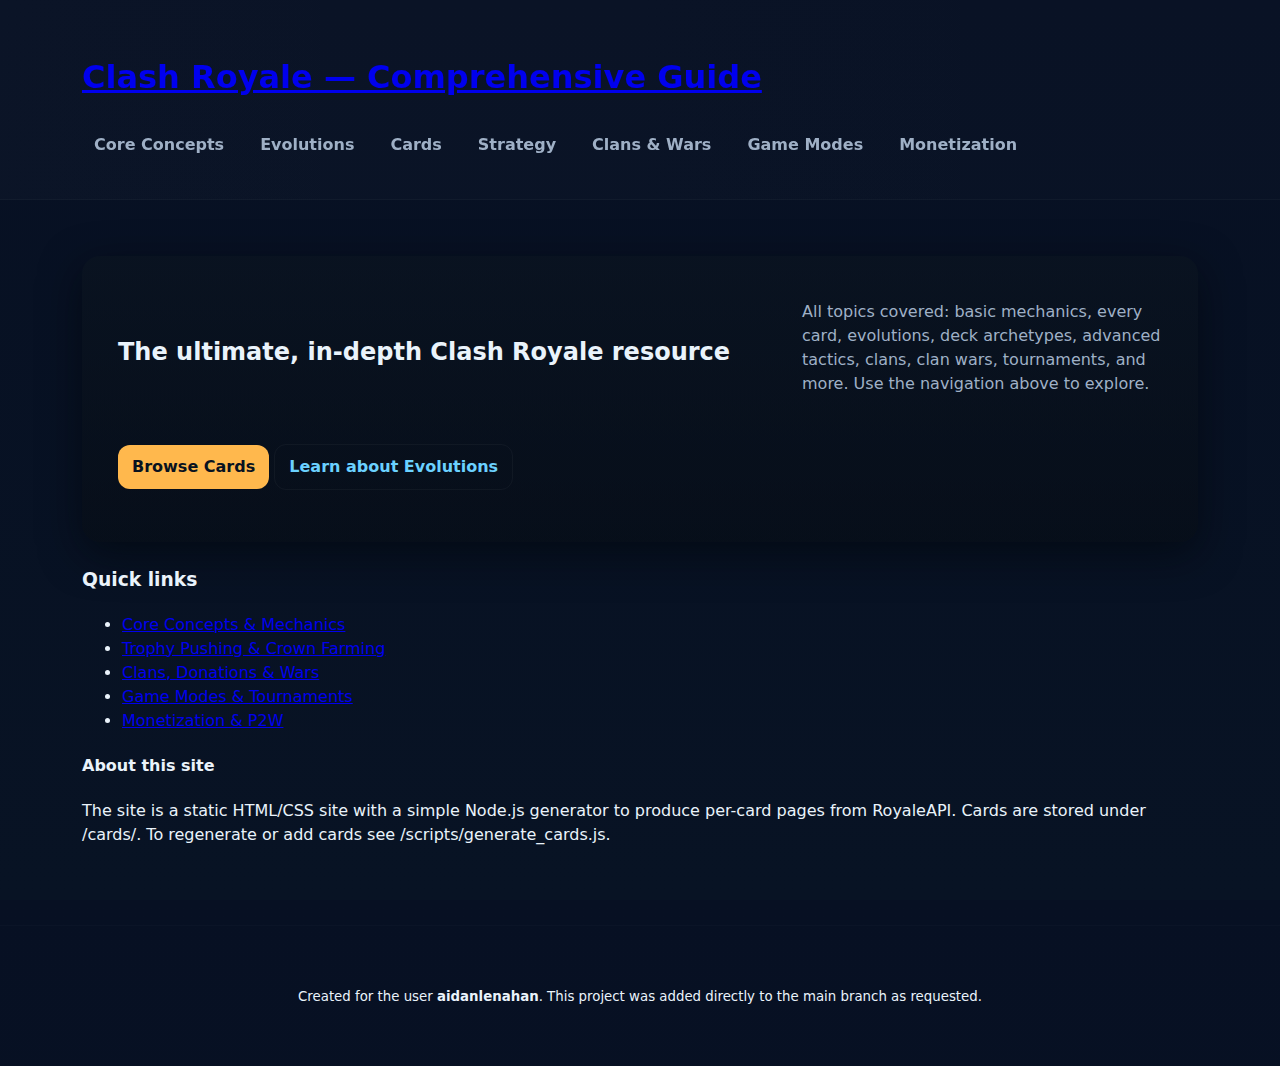
<file: index.html>
<!doctype html>
<html lang="en">
<head>
  <meta charset="utf-8" />
  <meta name="viewport" content="width=device-width, initial-scale=1" />
  <title>Clash Royale — Comprehensive Guide</title>
  <link rel="stylesheet" href="/css/styles.css" />
</head>
<body>
  <header class="site-header">
    <div class="container">
      <h1><a href="/">Clash Royale — Comprehensive Guide</a></h1>
      <nav>
        <a href="/concepts.html">Core Concepts</a>
        <a href="/evolutions.html">Evolutions</a>
        <a href="/cards/index.html">Cards</a>
        <a href="/strategy.html">Strategy</a>
        <a href="/clans.html">Clans & Wars</a>
        <a href="/game-modes.html">Game Modes</a>
        <a href="/monetization.html">Monetization</a>
      </nav>
    </div>
  </header>

  <main class="container">
    <section class="hero">
      <h2>The ultimate, in-depth Clash Royale resource</h2>
      <p>All topics covered: basic mechanics, every card, evolutions, deck archetypes, advanced tactics, clans, clan wars, tournaments, and more. Use the navigation above to explore.</p>
      <p class="cta"><a class="btn" href="/cards/index.html">Browse Cards</a> <a class="btn ghost" href="/evolutions.html">Learn about Evolutions</a></p>
    </section>

    <section class="overview">
      <h3>Quick links</h3>
      <ul class="links-grid">
        <li><a href="/concepts.html">Core Concepts & Mechanics</a></li>
        <li><a href="/strategy.html">Trophy Pushing & Crown Farming</a></li>
        <li><a href="/clans.html">Clans, Donations & Wars</a></li>
        <li><a href="/game-modes.html">Game Modes & Tournaments</a></li>
        <li><a href="/monetization.html">Monetization & P2W</a></li>
      </ul>
    </section>

    <section class="note">
      <h4>About this site</h4>
      <p>The site is a static HTML/CSS site with a simple Node.js generator to produce per-card pages from RoyaleAPI. Cards are stored under /cards/. To regenerate or add cards see /scripts/generate_cards.js.</p>
    </section>
  </main>

  <footer class="site-footer">
    <div class="container">
      <small>Created for the user <strong>aidanlenahan</strong>. This project was added directly to the main branch as requested.</small>
    </div>
  </footer>
</body>
</html>
</file>
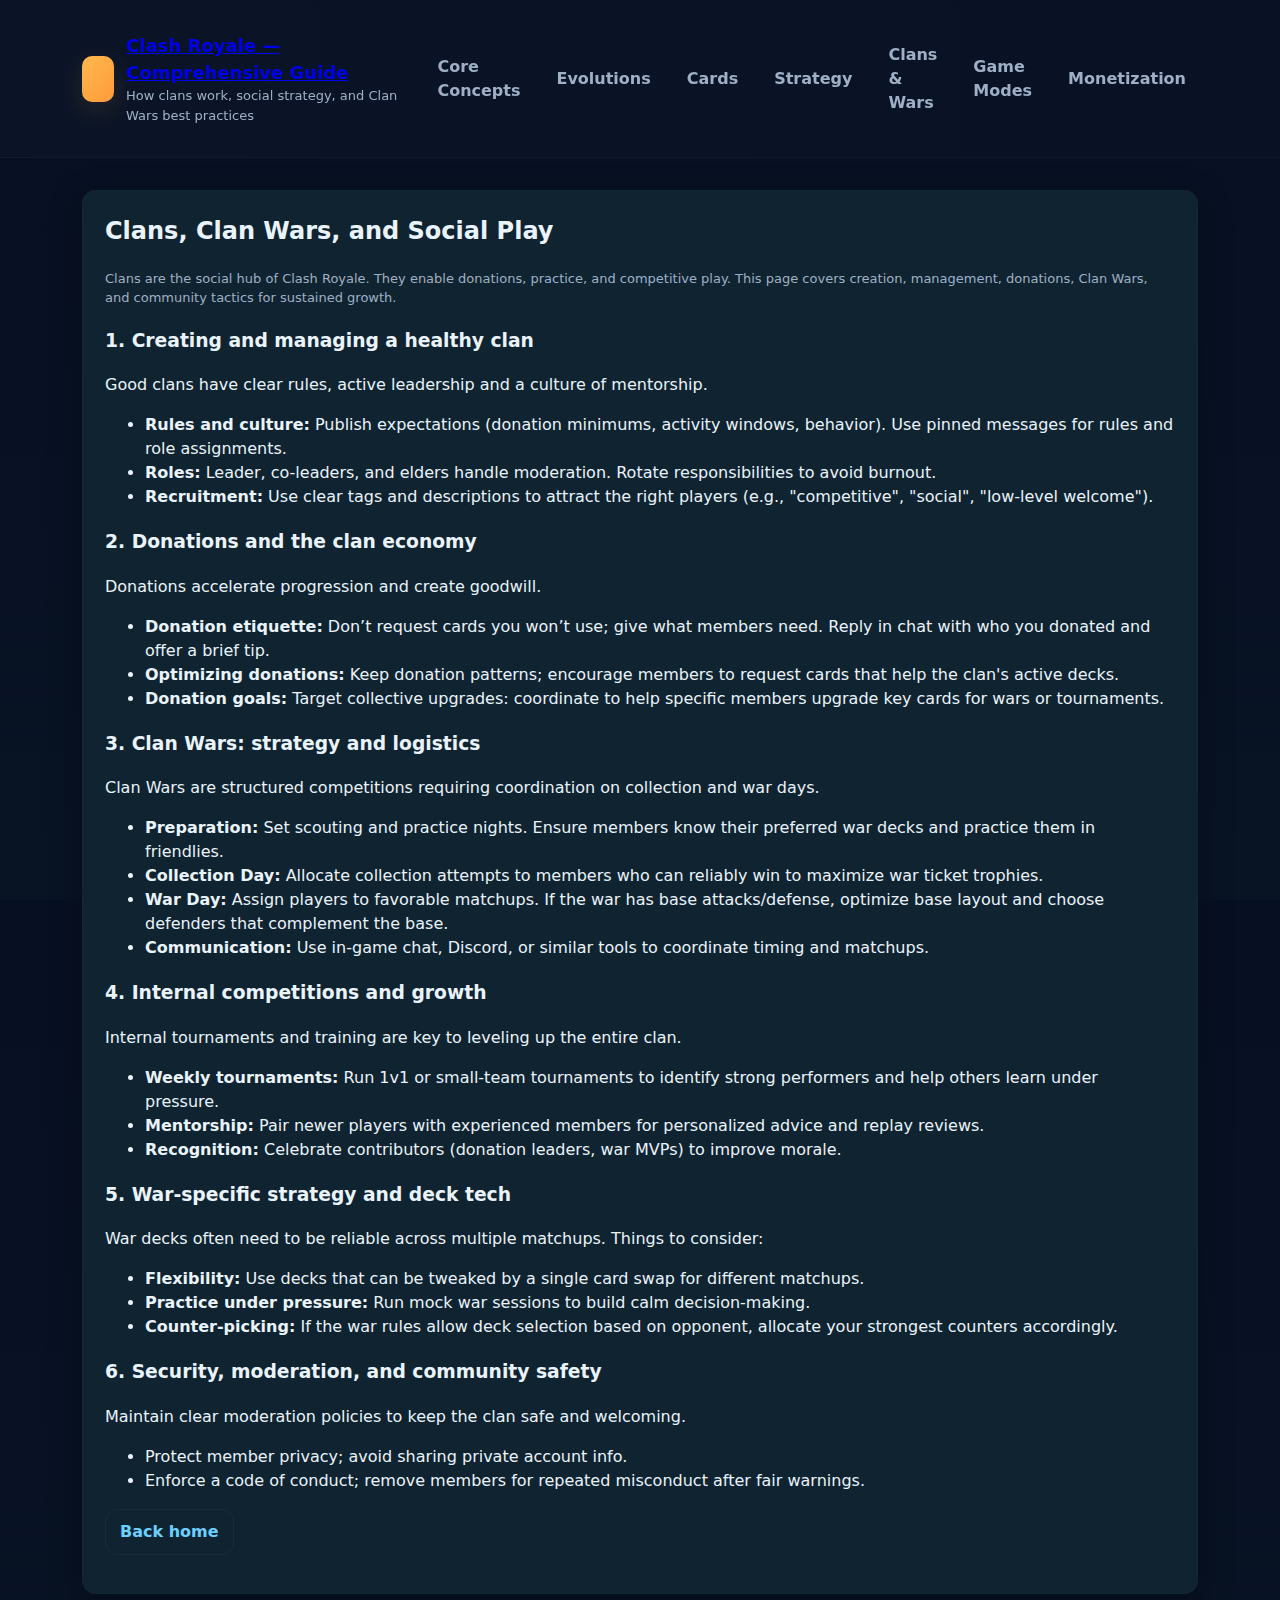
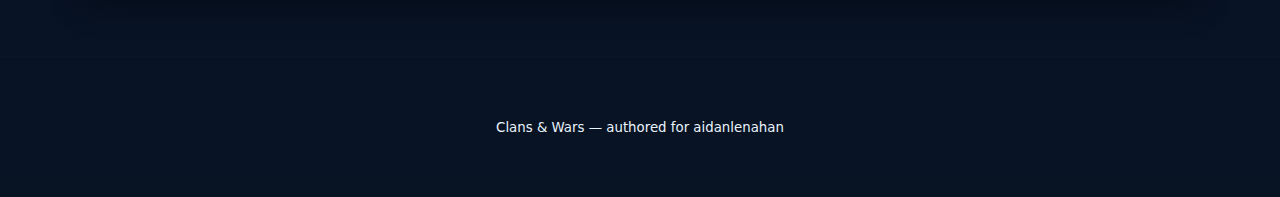
<file: clans.html>
<!doctype html>
<html lang="en">
<head>
  <meta charset="utf-8" />
  <meta name="viewport" content="width=device-width, initial-scale=1" />
  <title>Clans & Wars — Clash Royale Guide</title>
  <link rel="stylesheet" href="css/styles.css" />
  <script defer src="js/site.js"></script>
</head>
<body>
  <header class="site-header">
    <div class="container header-inner">
      <div class="brand">
        <span class="brand-logo" aria-hidden="true"></span>
        <div>
          <div class="site-title"><a href="index.html">Clash Royale — Comprehensive Guide</a></div>
          <div class="small">How clans work, social strategy, and Clan Wars best practices</div>
        </div>
      </div>

      <button class="nav-toggle" aria-expanded="false" aria-controls="site-nav">☰</button>

      <nav id="site-nav" data-open="false" style="display:flex">
        <a href="concepts.html">Core Concepts</a>
        <a href="evolutions.html">Evolutions</a>
        <a href="cards/index.html">Cards</a>
        <a href="strategy.html">Strategy</a>
        <a href="clans.html">Clans & Wars</a>
        <a href="game-modes.html">Game Modes</a>
        <a href="monetization.html">Monetization</a>
      </nav>
    </div>
  </header>

  <main class="container">
    <article class="article">
      <h2>Clans, Clan Wars, and Social Play</h2>
      <p class="small">Clans are the social hub of Clash Royale. They enable donations, practice, and competitive play. This page covers creation, management, donations, Clan Wars, and community tactics for sustained growth.</p>

      <h3 id="creating-managing">1. Creating and managing a healthy clan</h3>
      <p>Good clans have clear rules, active leadership and a culture of mentorship.</p>
      <ul>
        <li><strong>Rules and culture:</strong> Publish expectations (donation minimums, activity windows, behavior). Use pinned messages for rules and role assignments.</li>
        <li><strong>Roles:</strong> Leader, co-leaders, and elders handle moderation. Rotate responsibilities to avoid burnout.</li>
        <li><strong>Recruitment:</strong> Use clear tags and descriptions to attract the right players (e.g., "competitive", "social", "low-level welcome").</li>
      </ul>

      <h3 id="donations">2. Donations and the clan economy</h3>
      <p>Donations accelerate progression and create goodwill.</p>
      <ul>
        <li><strong>Donation etiquette:</strong> Don’t request cards you won’t use; give what members need. Reply in chat with who you donated and offer a brief tip.</li>
        <li><strong>Optimizing donations:</strong> Keep donation patterns; encourage members to request cards that help the clan's active decks.</li>
        <li><strong>Donation goals:</strong> Target collective upgrades: coordinate to help specific members upgrade key cards for wars or tournaments.</li>
      </ul>

      <h3 id="wars">3. Clan Wars: strategy and logistics</h3>
      <p>Clan Wars are structured competitions requiring coordination on collection and war days.</p>
      <ul>
        <li><strong>Preparation:</strong> Set scouting and practice nights. Ensure members know their preferred war decks and practice them in friendlies.</li>
        <li><strong>Collection Day:</strong> Allocate collection attempts to members who can reliably win to maximize war ticket trophies.</li>
        <li><strong>War Day:</strong> Assign players to favorable matchups. If the war has base attacks/defense, optimize base layout and choose defenders that complement the base.</li>
        <li><strong>Communication:</strong> Use in-game chat, Discord, or similar tools to coordinate timing and matchups.</li>
      </ul>

      <h3 id="internals">4. Internal competitions and growth</h3>
      <p>Internal tournaments and training are key to leveling up the entire clan.</p>
      <ul>
        <li><strong>Weekly tournaments:</strong> Run 1v1 or small-team tournaments to identify strong performers and help others learn under pressure.</li>
        <li><strong>Mentorship:</strong> Pair newer players with experienced members for personalized advice and replay reviews.</li>
        <li><strong>Recognition:</strong> Celebrate contributors (donation leaders, war MVPs) to improve morale.</li>
      </ul>

      <h3 id="war-meta">5. War-specific strategy and deck tech</h3>
      <p>War decks often need to be reliable across multiple matchups. Things to consider:</p>
      <ul>
        <li><strong>Flexibility:</strong> Use decks that can be tweaked by a single card swap for different matchups.</li>
        <li><strong>Practice under pressure:</strong> Run mock war sessions to build calm decision-making.</li>
        <li><strong>Counter-picking:</strong> If the war rules allow deck selection based on opponent, allocate your strongest counters accordingly.</li>
      </ul>

      <h3 id="safety">6. Security, moderation, and community safety</h3>
      <p>Maintain clear moderation policies to keep the clan safe and welcoming.</p>
      <ul>
        <li>Protect member privacy; avoid sharing private account info.</li>
        <li>Enforce a code of conduct; remove members for repeated misconduct after fair warnings.</li>
      </ul>

      <p><a class="btn ghost" href="index.html">Back home</a></p>
    </article>
  </main>

  <footer class="site-footer"><div class="container"><small>Clans & Wars — authored for aidanlenahan</small></div></footer>
</body>
</html>
</file>
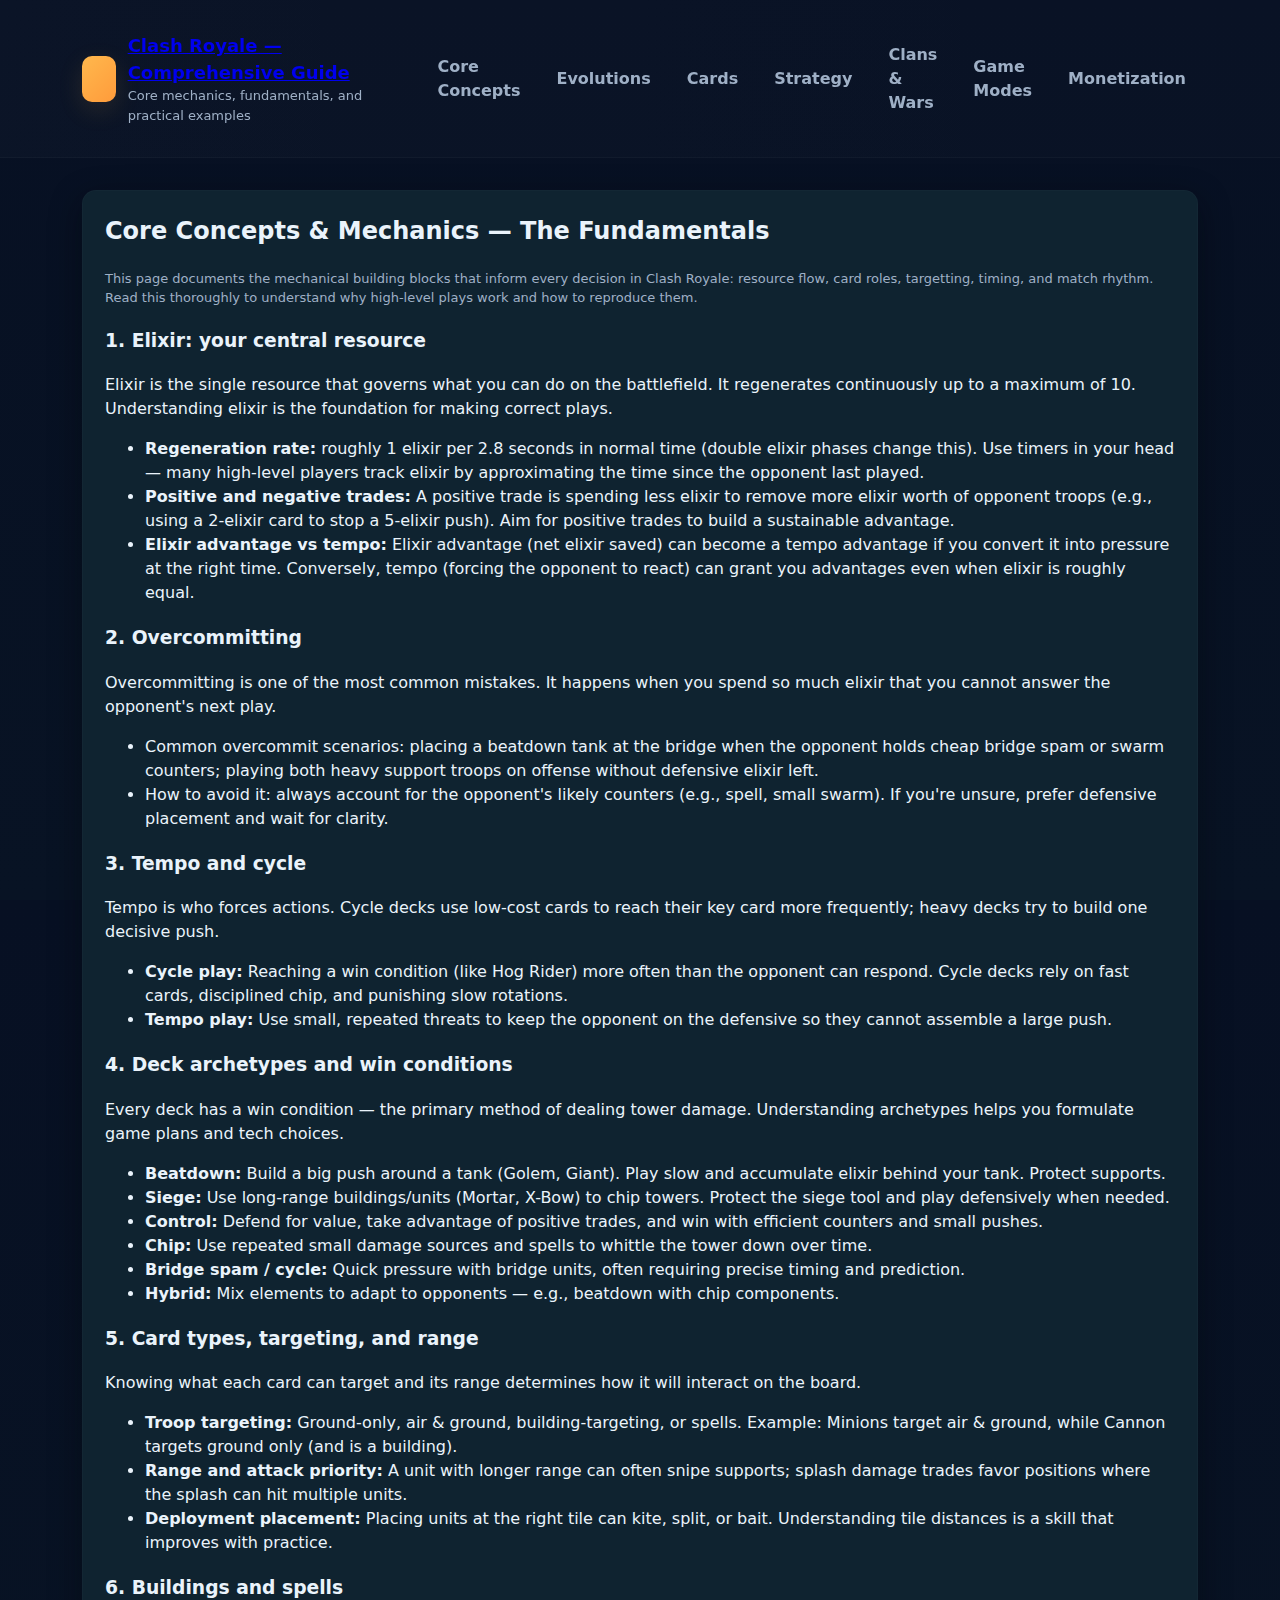
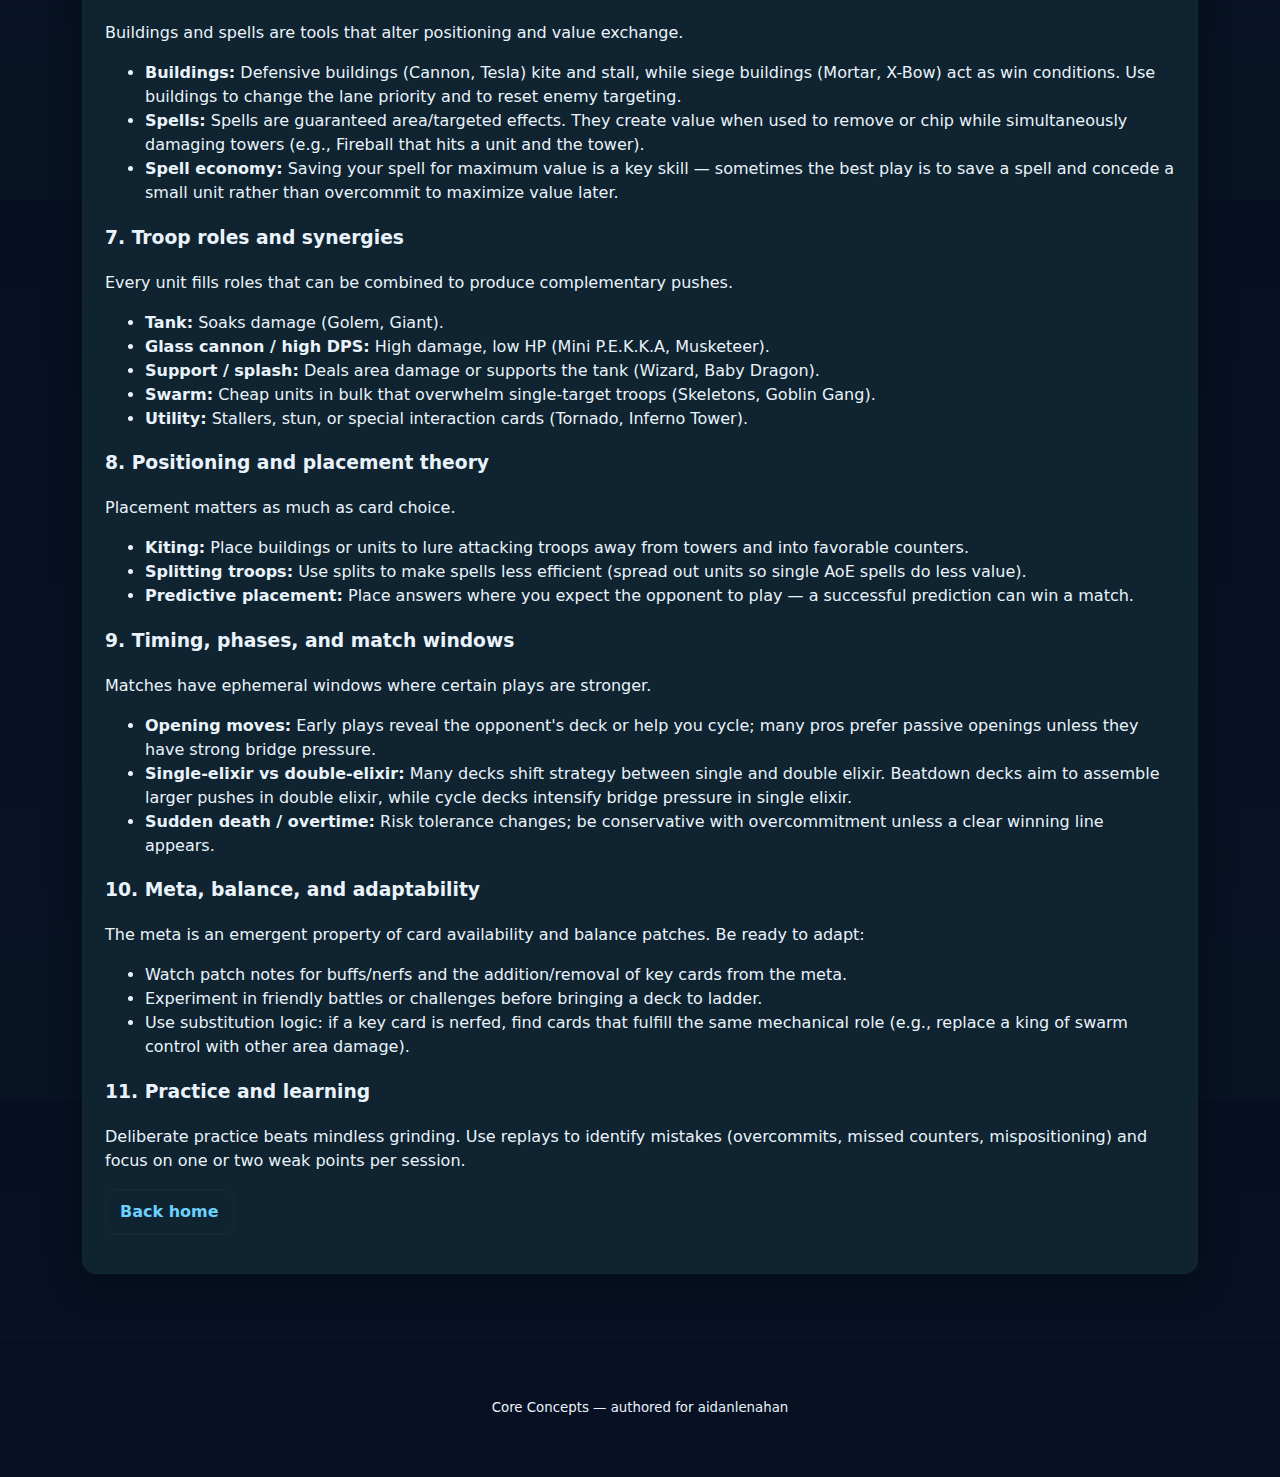
<file: concepts.html>
<!doctype html>
<html lang="en">
<head>
  <meta charset="utf-8" />
  <meta name="viewport" content="width=device-width, initial-scale=1" />
  <title>Core Concepts — Clash Royale Guide</title>
  <link rel="stylesheet" href="css/styles.css" />
  <script defer src="js/site.js"></script>
</head>
<body>
  <header class="site-header">
    <div class="container header-inner">
      <div class="brand">
        <span class="brand-logo" aria-hidden="true"></span>
        <div>
          <div class="site-title"><a href="index.html">Clash Royale — Comprehensive Guide</a></div>
          <div class="small">Core mechanics, fundamentals, and practical examples</div>
        </div>
      </div>

      <button class="nav-toggle" aria-expanded="false" aria-controls="site-nav">☰</button>

      <nav id="site-nav" data-open="false" style="display:flex">
        <a href="concepts.html">Core Concepts</a>
        <a href="evolutions.html">Evolutions</a>
        <a href="cards/index.html">Cards</a>
        <a href="strategy.html">Strategy</a>
        <a href="clans.html">Clans & Wars</a>
        <a href="game-modes.html">Game Modes</a>
        <a href="monetization.html">Monetization</a>
      </nav>
    </div>
  </header>

  <main class="container">
    <article class="article">
      <h2>Core Concepts & Mechanics — The Fundamentals</h2>
      <p class="small">This page documents the mechanical building blocks that inform every decision in Clash Royale: resource flow, card roles, targetting, timing, and match rhythm. Read this thoroughly to understand why high-level plays work and how to reproduce them.</p>

      <h3 id="elixir">1. Elixir: your central resource</h3>
      <p>Elixir is the single resource that governs what you can do on the battlefield. It regenerates continuously up to a maximum of 10. Understanding elixir is the foundation for making correct plays.</p>
      <ul>
        <li><strong>Regeneration rate:</strong> roughly 1 elixir per 2.8 seconds in normal time (double elixir phases change this). Use timers in your head — many high-level players track elixir by approximating the time since the opponent last played.</li>
        <li><strong>Positive and negative trades:</strong> A positive trade is spending less elixir to remove more elixir worth of opponent troops (e.g., using a 2-elixir card to stop a 5-elixir push). Aim for positive trades to build a sustainable advantage.</li>
        <li><strong>Elixir advantage vs tempo:</strong> Elixir advantage (net elixir saved) can become a tempo advantage if you convert it into pressure at the right time. Conversely, tempo (forcing the opponent to react) can grant you advantages even when elixir is roughly equal.</li>
      </ul>

      <h3 id="overcommitting">2. Overcommitting</h3>
      <p>Overcommitting is one of the most common mistakes. It happens when you spend so much elixir that you cannot answer the opponent's next play.</p>
      <ul>
        <li>Common overcommit scenarios: placing a beatdown tank at the bridge when the opponent holds cheap bridge spam or swarm counters; playing both heavy support troops on offense without defensive elixir left.</li>
        <li>How to avoid it: always account for the opponent's likely counters (e.g., spell, small swarm). If you're unsure, prefer defensive placement and wait for clarity.</li>
      </ul>

      <h3 id="tempo-cycle">3. Tempo and cycle</h3>
      <p>Tempo is who forces actions. Cycle decks use low-cost cards to reach their key card more frequently; heavy decks try to build one decisive push.</p>
      <ul>
        <li><strong>Cycle play:</strong> Reaching a win condition (like Hog Rider) more often than the opponent can respond. Cycle decks rely on fast cards, disciplined chip, and punishing slow rotations.</li>
        <li><strong>Tempo play:</strong> Use small, repeated threats to keep the opponent on the defensive so they cannot assemble a large push.</li>
      </ul>

      <h3 id="archetypes">4. Deck archetypes and win conditions</h3>
      <p>Every deck has a win condition — the primary method of dealing tower damage. Understanding archetypes helps you formulate game plans and tech choices.</p>
      <ul>
        <li><strong>Beatdown:</strong> Build a big push around a tank (Golem, Giant). Play slow and accumulate elixir behind your tank. Protect supports.</li>
        <li><strong>Siege:</strong> Use long-range buildings/units (Mortar, X-Bow) to chip towers. Protect the siege tool and play defensively when needed.</li>
        <li><strong>Control:</strong> Defend for value, take advantage of positive trades, and win with efficient counters and small pushes.</li>
        <li><strong>Chip:</strong> Use repeated small damage sources and spells to whittle the tower down over time.</li>
        <li><strong>Bridge spam / cycle:</strong> Quick pressure with bridge units, often requiring precise timing and prediction.</li>
        <li><strong>Hybrid:</strong> Mix elements to adapt to opponents — e.g., beatdown with chip components.</li>
      </ul>

      <h3 id="cards-and-targeting">5. Card types, targeting, and range</h3>
      <p>Knowing what each card can target and its range determines how it will interact on the board.</p>
      <ul>
        <li><strong>Troop targeting:</strong> Ground-only, air & ground, building-targeting, or spells. Example: Minions target air & ground, while Cannon targets ground only (and is a building).</li>
        <li><strong>Range and attack priority:</strong> A unit with longer range can often snipe supports; splash damage trades favor positions where the splash can hit multiple units.</li>
        <li><strong>Deployment placement:</strong> Placing units at the right tile can kite, split, or bait. Understanding tile distances is a skill that improves with practice.</li>
      </ul>

      <h3 id="buildings-spells">6. Buildings and spells</h3>
      <p>Buildings and spells are tools that alter positioning and value exchange.</p>
      <ul>
        <li><strong>Buildings:</strong> Defensive buildings (Cannon, Tesla) kite and stall, while siege buildings (Mortar, X-Bow) act as win conditions. Use buildings to change the lane priority and to reset enemy targeting.</li>
        <li><strong>Spells:</strong> Spells are guaranteed area/targeted effects. They create value when used to remove or chip while simultaneously damaging towers (e.g., Fireball that hits a unit and the tower).</li>
        <li><strong>Spell economy:</strong> Saving your spell for maximum value is a key skill — sometimes the best play is to save a spell and concede a small unit rather than overcommit to maximize value later.</li>
      </ul>

      <h3 id="roles">7. Troop roles and synergies</h3>
      <p>Every unit fills roles that can be combined to produce complementary pushes.</p>
      <ul>
        <li><strong>Tank:</strong> Soaks damage (Golem, Giant).</li>
        <li><strong>Glass cannon / high DPS:</strong> High damage, low HP (Mini P.E.K.K.A, Musketeer).</li>
        <li><strong>Support / splash:</strong> Deals area damage or supports the tank (Wizard, Baby Dragon).</li>
        <li><strong>Swarm:</strong> Cheap units in bulk that overwhelm single-target troops (Skeletons, Goblin Gang).</li>
        <li><strong>Utility:</strong> Stallers, stun, or special interaction cards (Tornado, Inferno Tower).</li>
      </ul>

      <h3 id="positioning">8. Positioning and placement theory</h3>
      <p>Placement matters as much as card choice.</p>
      <ul>
        <li><strong>Kiting:</strong> Place buildings or units to lure attacking troops away from towers and into favorable counters.</li>
        <li><strong>Splitting troops:</strong> Use splits to make spells less efficient (spread out units so single AoE spells do less value).</li>
        <li><strong>Predictive placement:</strong> Place answers where you expect the opponent to play — a successful prediction can win a match.</li>
      </ul>

      <h3 id="timing">9. Timing, phases, and match windows</h3>
      <p>Matches have ephemeral windows where certain plays are stronger.</p>
      <ul>
        <li><strong>Opening moves:</strong> Early plays reveal the opponent's deck or help you cycle; many pros prefer passive openings unless they have strong bridge pressure.</li>
        <li><strong>Single-elixir vs double-elixir:</strong> Many decks shift strategy between single and double elixir. Beatdown decks aim to assemble larger pushes in double elixir, while cycle decks intensify bridge pressure in single elixir.</li>
        <li><strong>Sudden death / overtime:</strong> Risk tolerance changes; be conservative with overcommitment unless a clear winning line appears.</li>
      </ul>

      <h3 id="meta">10. Meta, balance, and adaptability</h3>
      <p>The meta is an emergent property of card availability and balance patches. Be ready to adapt:</p>
      <ul>
        <li>Watch patch notes for buffs/nerfs and the addition/removal of key cards from the meta.</li>
        <li>Experiment in friendly battles or challenges before bringing a deck to ladder.</li>
        <li>Use substitution logic: if a key card is nerfed, find cards that fulfill the same mechanical role (e.g., replace a king of swarm control with other area damage).</li>
      </ul>

      <h3 id="practice">11. Practice and learning</h3>
      <p>Deliberate practice beats mindless grinding. Use replays to identify mistakes (overcommits, missed counters, mispositioning) and focus on one or two weak points per session.</p>

      <p><a class="btn ghost" href="index.html">Back home</a></p>
    </article>
  </main>

  <footer class="site-footer"><div class="container"><small>Core Concepts — authored for aidanlenahan</small></div></footer>
</body>
</html>
</file>
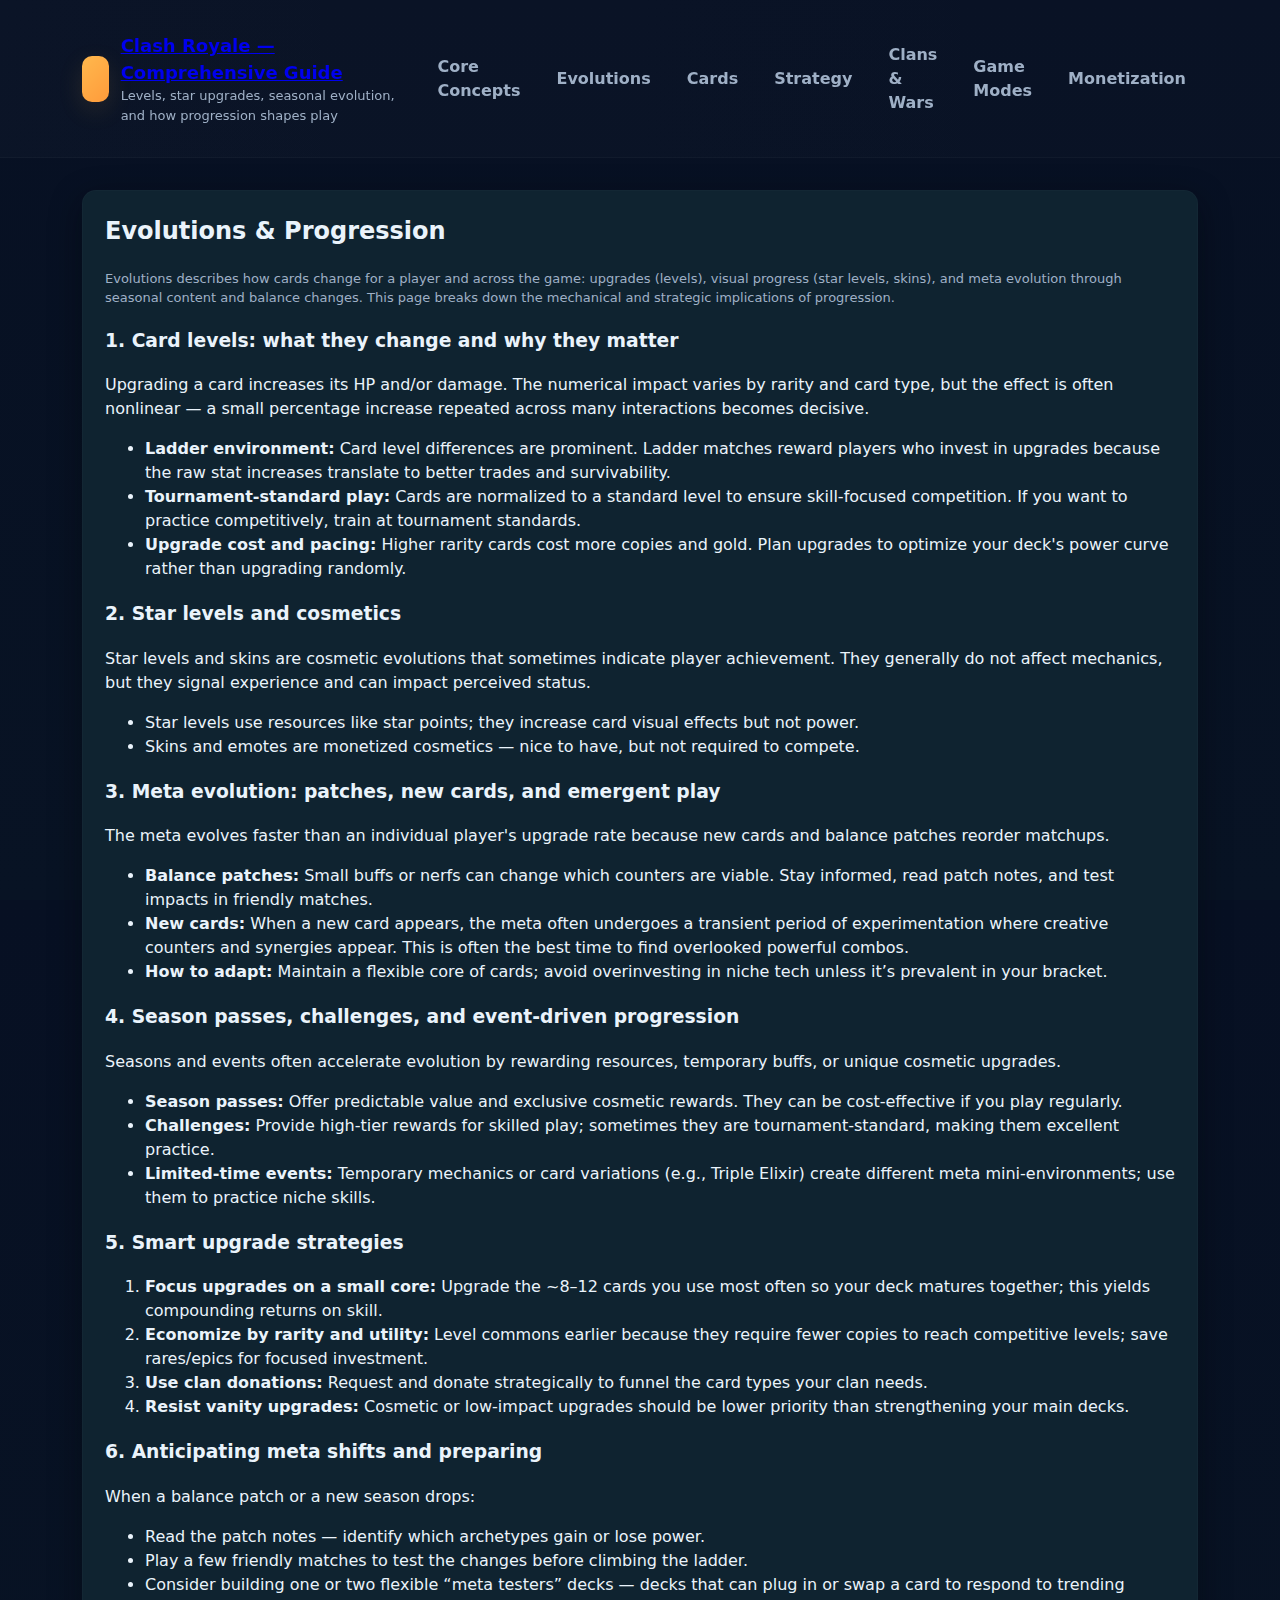
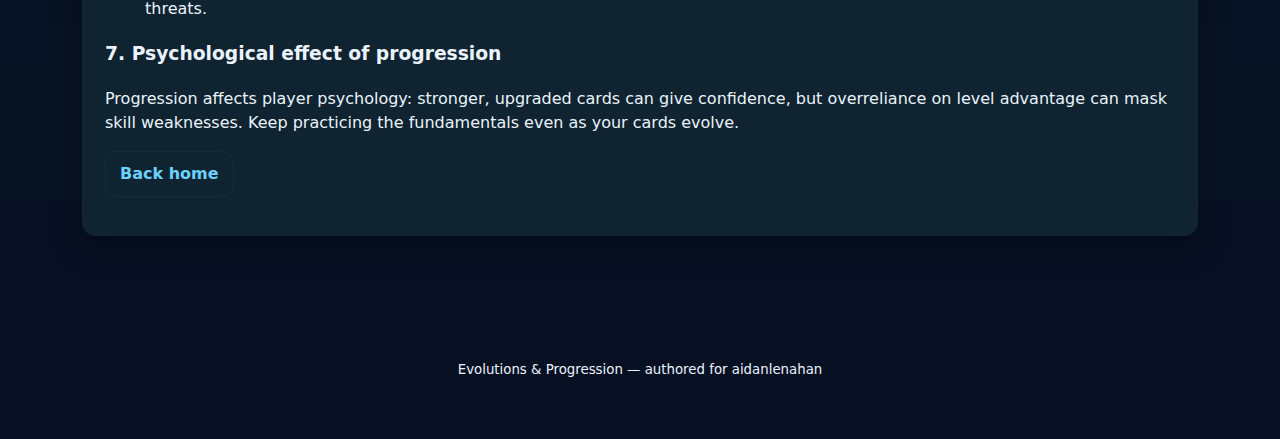
<file: evolutions.html>
<!doctype html>
<html lang="en">
<head>
  <meta charset="utf-8" />
  <meta name="viewport" content="width=device-width, initial-scale=1" />
  <title>Evolutions & Progression — Clash Royale Guide</title>
  <link rel="stylesheet" href="css/styles.css" />
  <script defer src="js/site.js"></script>
</head>
<body>
  <header class="site-header">
    <div class="container header-inner">
      <div class="brand">
        <span class="brand-logo" aria-hidden="true"></span>
        <div>
          <div class="site-title"><a href="index.html">Clash Royale — Comprehensive Guide</a></div>
          <div class="small">Levels, star upgrades, seasonal evolution, and how progression shapes play</div>
        </div>
      </div>

      <button class="nav-toggle" aria-expanded="false" aria-controls="site-nav">☰</button>

      <nav id="site-nav" data-open="false" style="display:flex">
        <a href="concepts.html">Core Concepts</a>
        <a href="evolutions.html">Evolutions</a>
        <a href="cards/index.html">Cards</a>
        <a href="strategy.html">Strategy</a>
        <a href="clans.html">Clans & Wars</a>
        <a href="game-modes.html">Game Modes</a>
        <a href="monetization.html">Monetization</a>
      </nav>
    </div>
  </header>

  <main class="container">
    <article class="article">
      <h2>Evolutions & Progression</h2>
      <p class="small">Evolutions describes how cards change for a player and across the game: upgrades (levels), visual progress (star levels, skins), and meta evolution through seasonal content and balance changes. This page breaks down the mechanical and strategic implications of progression.</p>

      <h3 id="levels">1. Card levels: what they change and why they matter</h3>
      <p>Upgrading a card increases its HP and/or damage. The numerical impact varies by rarity and card type, but the effect is often nonlinear — a small percentage increase repeated across many interactions becomes decisive.</p>
      <ul>
        <li><strong>Ladder environment:</strong> Card level differences are prominent. Ladder matches reward players who invest in upgrades because the raw stat increases translate to better trades and survivability.</li>
        <li><strong>Tournament-standard play:</strong> Cards are normalized to a standard level to ensure skill-focused competition. If you want to practice competitively, train at tournament standards.</li>
        <li><strong>Upgrade cost and pacing:</strong> Higher rarity cards cost more copies and gold. Plan upgrades to optimize your deck's power curve rather than upgrading randomly.</li>
      </ul>

      <h3 id="star-levels">2. Star levels and cosmetics</h3>
      <p>Star levels and skins are cosmetic evolutions that sometimes indicate player achievement. They generally do not affect mechanics, but they signal experience and can impact perceived status.</p>
      <ul>
        <li>Star levels use resources like star points; they increase card visual effects but not power.</li>
        <li>Skins and emotes are monetized cosmetics — nice to have, but not required to compete.</li>
      </ul>

      <h3 id="meta-evolution">3. Meta evolution: patches, new cards, and emergent play</h3>
      <p>The meta evolves faster than an individual player's upgrade rate because new cards and balance patches reorder matchups.</p>
      <ul>
        <li><strong>Balance patches:</strong> Small buffs or nerfs can change which counters are viable. Stay informed, read patch notes, and test impacts in friendly matches.</li>
        <li><strong>New cards:</strong> When a new card appears, the meta often undergoes a transient period of experimentation where creative counters and synergies appear. This is often the best time to find overlooked powerful combos.</li>
        <li><strong>How to adapt:</strong> Maintain a flexible core of cards; avoid overinvesting in niche tech unless it’s prevalent in your bracket.</li>
      </ul>

      <h3 id="progression-systems">4. Season passes, challenges, and event-driven progression</h3>
      <p>Seasons and events often accelerate evolution by rewarding resources, temporary buffs, or unique cosmetic upgrades.</p>
      <ul>
        <li><strong>Season passes:</strong> Offer predictable value and exclusive cosmetic rewards. They can be cost-effective if you play regularly.</li>
        <li><strong>Challenges:</strong> Provide high-tier rewards for skilled play; sometimes they are tournament-standard, making them excellent practice.</li>
        <li><strong>Limited-time events:</strong> Temporary mechanics or card variations (e.g., Triple Elixir) create different meta mini-environments; use them to practice niche skills.</li>
      </ul>

      <h3 id="upgrade-strategy">5. Smart upgrade strategies</h3>
      <ol>
        <li><strong>Focus upgrades on a small core:</strong> Upgrade the ~8–12 cards you use most often so your deck matures together; this yields compounding returns on skill.</li>
        <li><strong>Economize by rarity and utility:</strong> Level commons earlier because they require fewer copies to reach competitive levels; save rares/epics for focused investment.</li>
        <li><strong>Use clan donations:</strong> Request and donate strategically to funnel the card types your clan needs.</li>
        <li><strong>Resist vanity upgrades:</strong> Cosmetic or low-impact upgrades should be lower priority than strengthening your main decks.</li>
      </ol>

      <h3 id="seasonal-tuning">6. Anticipating meta shifts and preparing</h3>
      <p>When a balance patch or a new season drops:</p>
      <ul>
        <li>Read the patch notes — identify which archetypes gain or lose power.</li>
        <li>Play a few friendly matches to test the changes before climbing the ladder.</li>
        <li>Consider building one or two flexible “meta testers” decks — decks that can plug in or swap a card to respond to trending threats.</li>
      </ul>

      <h3 id="psychology">7. Psychological effect of progression</h3>
      <p>Progression affects player psychology: stronger, upgraded cards can give confidence, but overreliance on level advantage can mask skill weaknesses. Keep practicing the fundamentals even as your cards evolve.</p>

      <p><a class="btn ghost" href="index.html">Back home</a></p>
    </article>
  </main>

  <footer class="site-footer"><div class="container"><small>Evolutions & Progression — authored for aidanlenahan</small></div></footer>
</body>
</html>
</file>
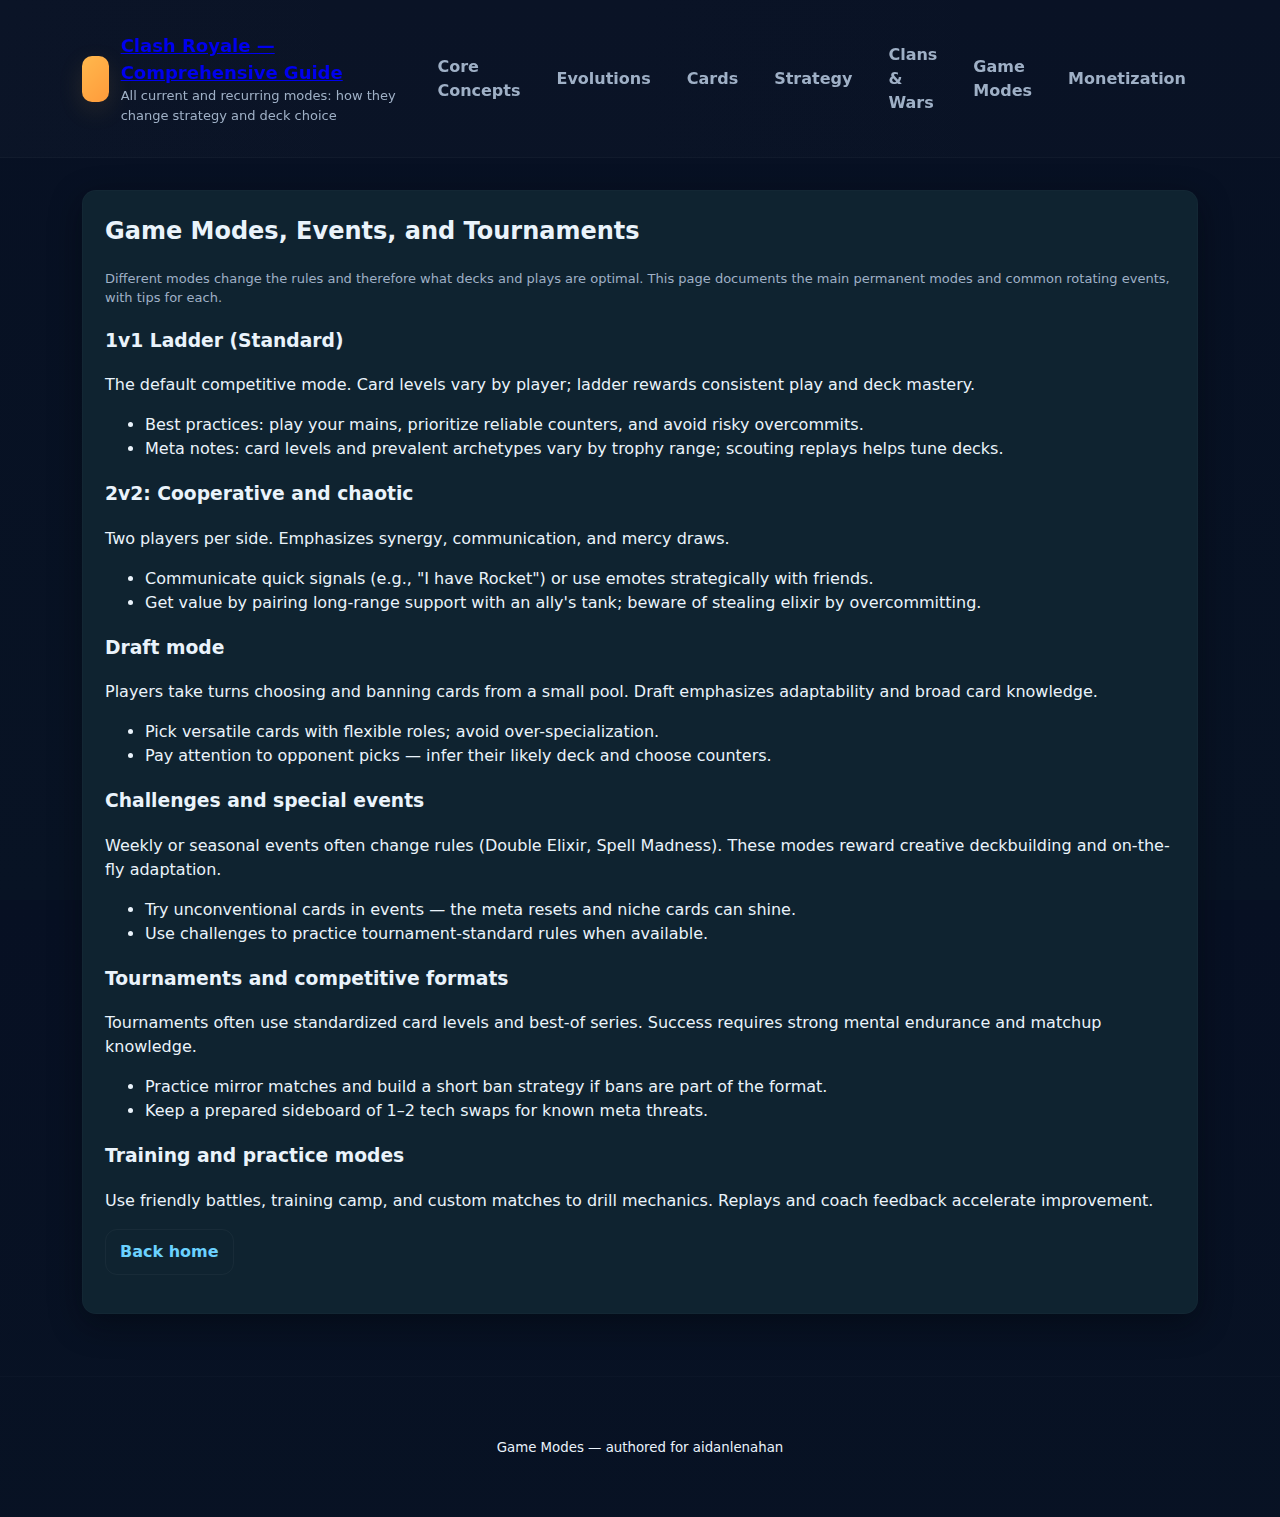
<file: game-modes.html>
<!doctype html>
<html lang="en">
<head>
  <meta charset="utf-8" />
  <meta name="viewport" content="width=device-width, initial-scale=1" />
  <title>Game Modes — Clash Royale Guide</title>
  <link rel="stylesheet" href="css/styles.css" />
  <script defer src="js/site.js"></script>
</head>
<body>
  <header class="site-header">
    <div class="container header-inner">
      <div class="brand">
        <span class="brand-logo" aria-hidden="true"></span>
        <div>
          <div class="site-title"><a href="index.html">Clash Royale — Comprehensive Guide</a></div>
          <div class="small">All current and recurring modes: how they change strategy and deck choice</div>
        </div>
      </div>

      <button class="nav-toggle" aria-expanded="false" aria-controls="site-nav">☰</button>

      <nav id="site-nav" data-open="false" style="display:flex">
        <a href="concepts.html">Core Concepts</a>
        <a href="evolutions.html">Evolutions</a>
        <a href="cards/index.html">Cards</a>
        <a href="strategy.html">Strategy</a>
        <a href="clans.html">Clans & Wars</a>
        <a href="game-modes.html">Game Modes</a>
        <a href="monetization.html">Monetization</a>
      </nav>
    </div>
  </header>

  <main class="container">
    <article class="article">
      <h2>Game Modes, Events, and Tournaments</h2>
      <p class="small">Different modes change the rules and therefore what decks and plays are optimal. This page documents the main permanent modes and common rotating events, with tips for each.</p>

      <h3 id="1v1">1v1 Ladder (Standard)</h3>
      <p>The default competitive mode. Card levels vary by player; ladder rewards consistent play and deck mastery.</p>
      <ul>
        <li>Best practices: play your mains, prioritize reliable counters, and avoid risky overcommits.</li>
        <li>Meta notes: card levels and prevalent archetypes vary by trophy range; scouting replays helps tune decks.</li>
      </ul>

      <h3 id="2v2">2v2: Cooperative and chaotic</h3>
      <p>Two players per side. Emphasizes synergy, communication, and mercy draws.</p>
      <ul>
        <li>Communicate quick signals (e.g., "I have Rocket") or use emotes strategically with friends.</li>
        <li>Get value by pairing long-range support with an ally's tank; beware of stealing elixir by overcommitting.</li>
      </ul>

      <h3 id="draft">Draft mode</h3>
      <p>Players take turns choosing and banning cards from a small pool. Draft emphasizes adaptability and broad card knowledge.</p>
      <ul>
        <li>Pick versatile cards with flexible roles; avoid over-specialization.</li>
        <li>Pay attention to opponent picks — infer their likely deck and choose counters.</li>
      </ul>

      <h3 id="challenges">Challenges and special events</h3>
      <p>Weekly or seasonal events often change rules (Double Elixir, Spell Madness). These modes reward creative deckbuilding and on-the-fly adaptation.</p>
      <ul>
        <li>Try unconventional cards in events — the meta resets and niche cards can shine.</li>
        <li>Use challenges to practice tournament-standard rules when available.</li>
      </ul>

      <h3 id="tournaments">Tournaments and competitive formats</h3>
      <p>Tournaments often use standardized card levels and best-of series. Success requires strong mental endurance and matchup knowledge.</p>
      <ul>
        <li>Practice mirror matches and build a short ban strategy if bans are part of the format.</li>
        <li>Keep a prepared sideboard of 1–2 tech swaps for known meta threats.</li>
      </ul>

      <h3 id="training">Training and practice modes</h3>
      <p>Use friendly battles, training camp, and custom matches to drill mechanics. Replays and coach feedback accelerate improvement.</p>

      <p><a class="btn ghost" href="index.html">Back home</a></p>
    </article>
  </main>

  <footer class="site-footer"><div class="container"><small>Game Modes — authored for aidanlenahan</small></div></footer>
</body>
</html>
</file>
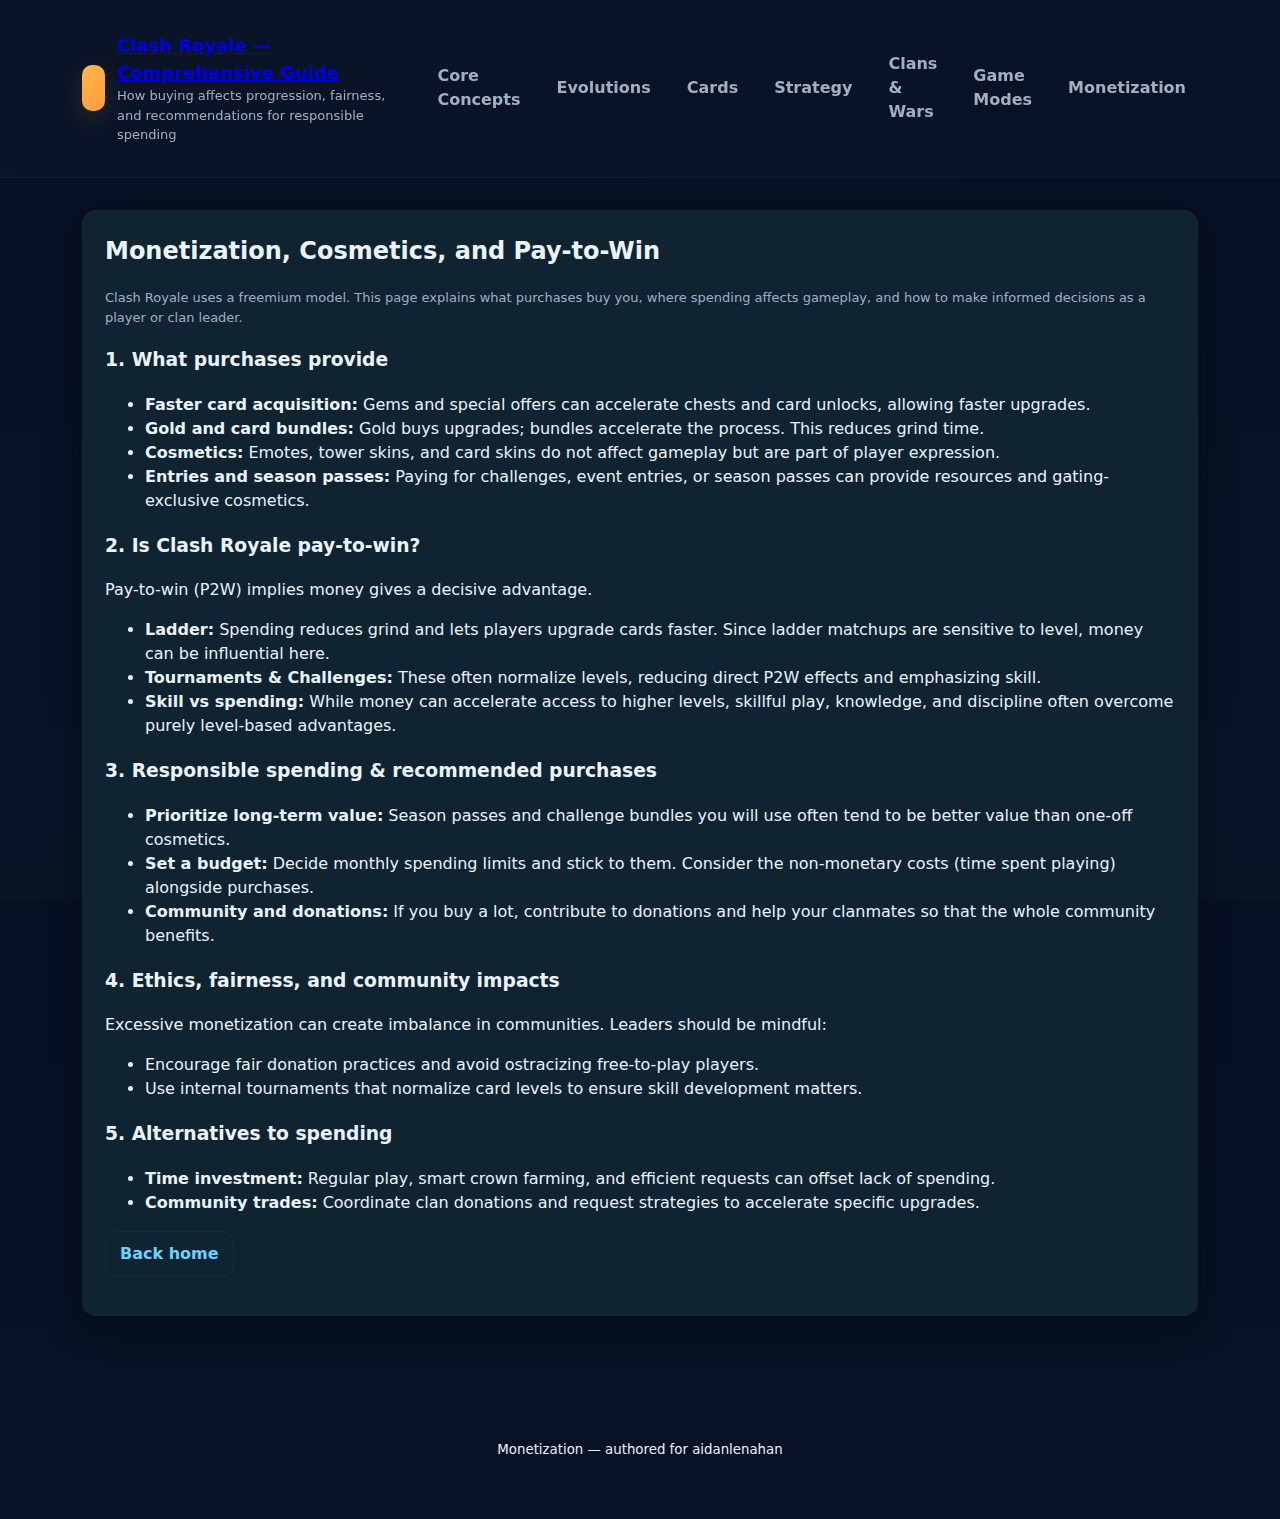
<file: monetization.html>
<!doctype html>
<html lang="en">
<head>
  <meta charset="utf-8" />
  <meta name="viewport" content="width=device-width, initial-scale=1" />
  <title>Monetization & Pay-to-Win — Clash Royale Guide</title>
  <link rel="stylesheet" href="css/styles.css" />
  <script defer src="js/site.js"></script>
</head>
<body>
  <header class="site-header">
    <div class="container header-inner">
      <div class="brand">
        <span class="brand-logo" aria-hidden="true"></span>
        <div>
          <div class="site-title"><a href="index.html">Clash Royale — Comprehensive Guide</a></div>
          <div class="small">How buying affects progression, fairness, and recommendations for responsible spending</div>
        </div>
      </div>

      <button class="nav-toggle" aria-expanded="false" aria-controls="site-nav">☰</button>

      <nav id="site-nav" data-open="false" style="display:flex">
        <a href="concepts.html">Core Concepts</a>
        <a href="evolutions.html">Evolutions</a>
        <a href="cards/index.html">Cards</a>
        <a href="strategy.html">Strategy</a>
        <a href="clans.html">Clans & Wars</a>
        <a href="game-modes.html">Game Modes</a>
        <a href="monetization.html">Monetization</a>
      </nav>
    </div>
  </header>

  <main class="container">
    <article class="article">
      <h2>Monetization, Cosmetics, and Pay-to-Win</h2>
      <p class="small">Clash Royale uses a freemium model. This page explains what purchases buy you, where spending affects gameplay, and how to make informed decisions as a player or clan leader.</p>

      <h3 id="what-does-money-buy">1. What purchases provide</h3>
      <ul>
        <li><strong>Faster card acquisition:</strong> Gems and special offers can accelerate chests and card unlocks, allowing faster upgrades.</li>
        <li><strong>Gold and card bundles:</strong> Gold buys upgrades; bundles accelerate the process. This reduces grind time.</li>
        <li><strong>Cosmetics:</strong> Emotes, tower skins, and card skins do not affect gameplay but are part of player expression.</li>
        <li><strong>Entries and season passes:</strong> Paying for challenges, event entries, or season passes can provide resources and gating-exclusive cosmetics.</li>
      </ul>

      <h3 id="is-p2w">2. Is Clash Royale pay-to-win?</h3>
      <p>Pay-to-win (P2W) implies money gives a decisive advantage.</p>
      <ul>
        <li><strong>Ladder:</strong> Spending reduces grind and lets players upgrade cards faster. Since ladder matchups are sensitive to level, money can be influential here.</li>
        <li><strong>Tournaments & Challenges:</strong> These often normalize levels, reducing direct P2W effects and emphasizing skill.</li>
        <li><strong>Skill vs spending:</strong> While money can accelerate access to higher levels, skillful play, knowledge, and discipline often overcome purely level-based advantages.</li>
      </ul>

      <h3 id="responsible-spending">3. Responsible spending & recommended purchases</h3>
      <ul>
        <li><strong>Prioritize long-term value:</strong> Season passes and challenge bundles you will use often tend to be better value than one-off cosmetics.</li>
        <li><strong>Set a budget:</strong> Decide monthly spending limits and stick to them. Consider the non-monetary costs (time spent playing) alongside purchases.</li>
        <li><strong>Community and donations:</strong> If you buy a lot, contribute to donations and help your clanmates so that the whole community benefits.</li>
      </ul>

      <h3 id="ethics-and-community">4. Ethics, fairness, and community impacts</h3>
      <p>Excessive monetization can create imbalance in communities. Leaders should be mindful:</p>
      <ul>
        <li>Encourage fair donation practices and avoid ostracizing free-to-play players.</li>
        <li>Use internal tournaments that normalize card levels to ensure skill development matters.</li>
      </ul>

      <h3 id="alternatives">5. Alternatives to spending</h3>
      <ul>
        <li><strong>Time investment:</strong> Regular play, smart crown farming, and efficient requests can offset lack of spending.</li>
        <li><strong>Community trades:</strong> Coordinate clan donations and request strategies to accelerate specific upgrades.</li>
      </ul>

      <p><a class="btn ghost" href="index.html">Back home</a></p>
    </article>
  </main>

  <footer class="site-footer"><div class="container"><small>Monetization — authored for aidanlenahan</small></div></footer>
</body>
</html>
</file>
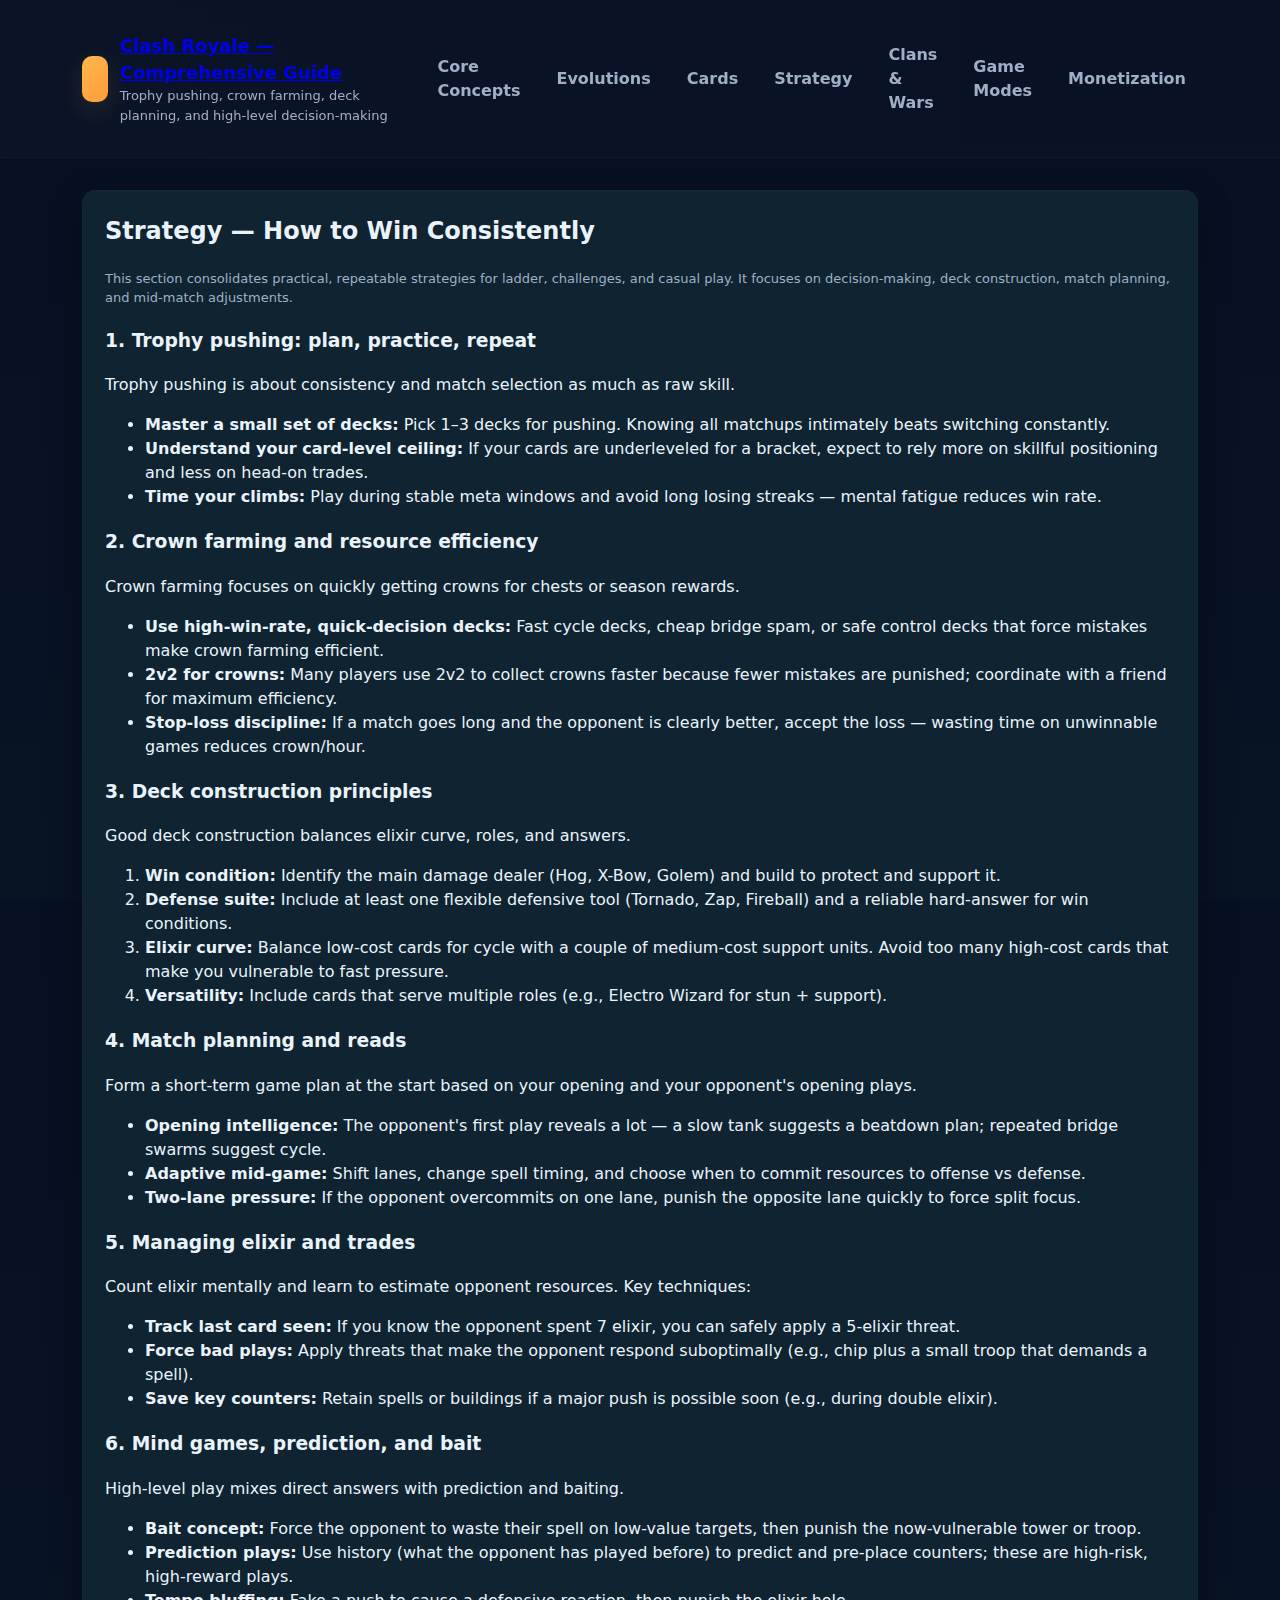
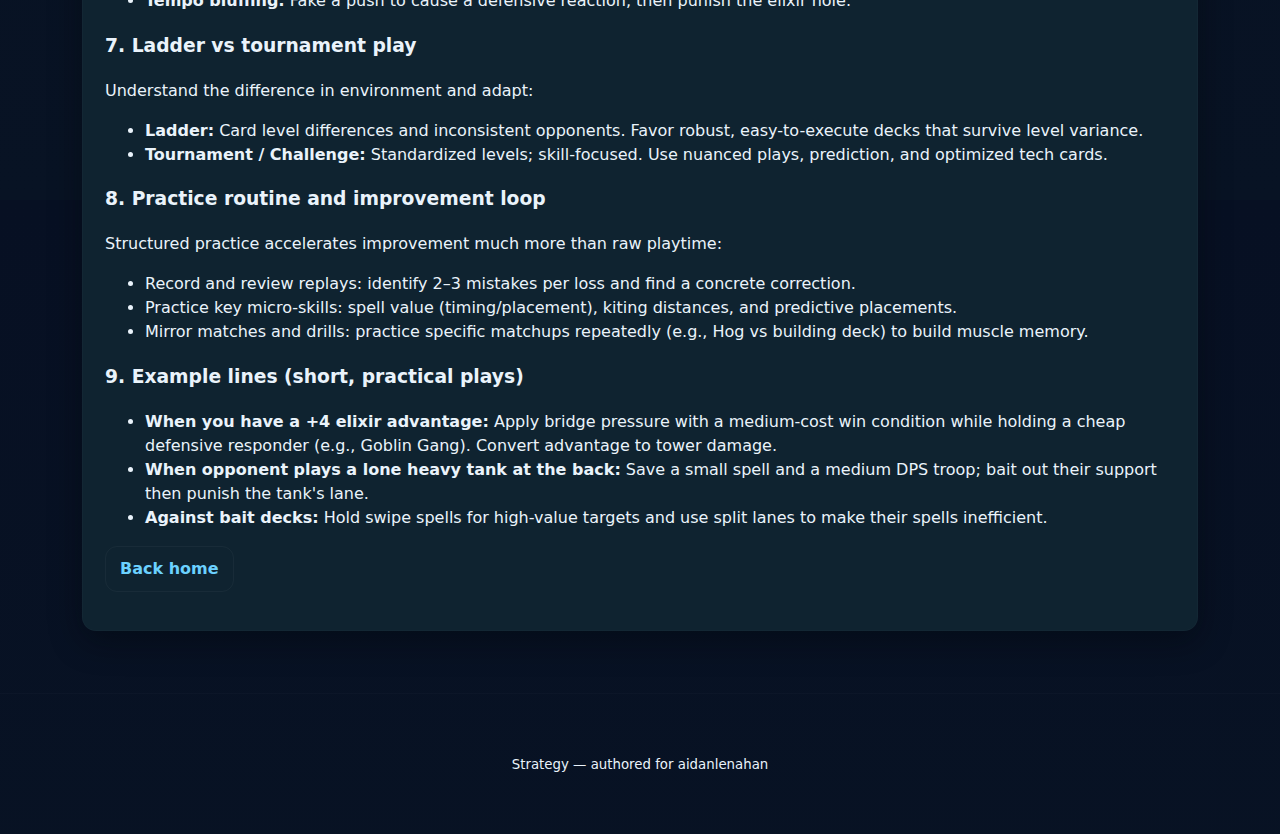
<file: strategy.html>
<!doctype html>
<html lang="en">
<head>
  <meta charset="utf-8" />
  <meta name="viewport" content="width=device-width, initial-scale=1" />
  <title>Strategy — Clash Royale Guide</title>
  <link rel="stylesheet" href="css/styles.css" />
  <script defer src="js/site.js"></script>
</head>
<body>
  <header class="site-header">
    <div class="container header-inner">
      <div class="brand">
        <span class="brand-logo" aria-hidden="true"></span>
        <div>
          <div class="site-title"><a href="index.html">Clash Royale — Comprehensive Guide</a></div>
          <div class="small">Trophy pushing, crown farming, deck planning, and high-level decision-making</div>
        </div>
      </div>

      <button class="nav-toggle" aria-expanded="false" aria-controls="site-nav">☰</button>

      <nav id="site-nav" data-open="false" style="display:flex">
        <a href="concepts.html">Core Concepts</a>
        <a href="evolutions.html">Evolutions</a>
        <a href="cards/index.html">Cards</a>
        <a href="strategy.html">Strategy</a>
        <a href="clans.html">Clans & Wars</a>
        <a href="game-modes.html">Game Modes</a>
        <a href="monetization.html">Monetization</a>
      </nav>
    </div>
  </header>

  <main class="container">
    <article class="article">
      <h2>Strategy — How to Win Consistently</h2>
      <p class="small">This section consolidates practical, repeatable strategies for ladder, challenges, and casual play. It focuses on decision-making, deck construction, match planning, and mid-match adjustments.</p>

      <h3 id="trophy-pushing">1. Trophy pushing: plan, practice, repeat</h3>
      <p>Trophy pushing is about consistency and match selection as much as raw skill.</p>
      <ul>
        <li><strong>Master a small set of decks:</strong> Pick 1–3 decks for pushing. Knowing all matchups intimately beats switching constantly.</li>
        <li><strong>Understand your card-level ceiling:</strong> If your cards are underleveled for a bracket, expect to rely more on skillful positioning and less on head-on trades.</li>
        <li><strong>Time your climbs:</strong> Play during stable meta windows and avoid long losing streaks — mental fatigue reduces win rate.</li>
      </ul>

      <h3 id="crown-farming">2. Crown farming and resource efficiency</h3>
      <p>Crown farming focuses on quickly getting crowns for chests or season rewards.</p>
      <ul>
        <li><strong>Use high-win-rate, quick-decision decks:</strong> Fast cycle decks, cheap bridge spam, or safe control decks that force mistakes make crown farming efficient.</li>
        <li><strong>2v2 for crowns:</strong> Many players use 2v2 to collect crowns faster because fewer mistakes are punished; coordinate with a friend for maximum efficiency.</li>
        <li><strong>Stop-loss discipline:</strong> If a match goes long and the opponent is clearly better, accept the loss — wasting time on unwinnable games reduces crown/hour.</li>
      </ul>

      <h3 id="deck-building">3. Deck construction principles</h3>
      <p>Good deck construction balances elixir curve, roles, and answers.</p>
      <ol>
        <li><strong>Win condition:</strong> Identify the main damage dealer (Hog, X-Bow, Golem) and build to protect and support it.</li>
        <li><strong>Defense suite:</strong> Include at least one flexible defensive tool (Tornado, Zap, Fireball) and a reliable hard-answer for win conditions.</li>
        <li><strong>Elixir curve:</strong> Balance low-cost cards for cycle with a couple of medium-cost support units. Avoid too many high-cost cards that make you vulnerable to fast pressure.</li>
        <li><strong>Versatility:</strong> Include cards that serve multiple roles (e.g., Electro Wizard for stun + support).</li>
      </ol>

      <h3 id="match-planning">4. Match planning and reads</h3>
      <p>Form a short-term game plan at the start based on your opening and your opponent's opening plays.</p>
      <ul>
        <li><strong>Opening intelligence:</strong> The opponent's first play reveals a lot — a slow tank suggests a beatdown plan; repeated bridge swarms suggest cycle.</li>
        <li><strong>Adaptive mid-game:</strong> Shift lanes, change spell timing, and choose when to commit resources to offense vs defense.</li>
        <li><strong>Two-lane pressure:</strong> If the opponent overcommits on one lane, punish the opposite lane quickly to force split focus.</li>
      </ul>

      <h3 id="managing-elixir">5. Managing elixir and trades</h3>
      <p>Count elixir mentally and learn to estimate opponent resources. Key techniques:</p>
      <ul>
        <li><strong>Track last card seen:</strong> If you know the opponent spent 7 elixir, you can safely apply a 5-elixir threat.</li>
        <li><strong>Force bad plays:</strong> Apply threats that make the opponent respond suboptimally (e.g., chip plus a small troop that demands a spell).</li>
        <li><strong>Save key counters:</strong> Retain spells or buildings if a major push is possible soon (e.g., during double elixir).</li>
      </ul>

      <h3 id="mind-games">6. Mind games, prediction, and bait</h3>
      <p>High-level play mixes direct answers with prediction and baiting.</p>
      <ul>
        <li><strong>Bait concept:</strong> Force the opponent to waste their spell on low-value targets, then punish the now-vulnerable tower or troop.</li>
        <li><strong>Prediction plays:</strong> Use history (what the opponent has played before) to predict and pre-place counters; these are high-risk, high-reward plays.</li>
        <li><strong>Tempo bluffing:</strong> Fake a push to cause a defensive reaction, then punish the elixir hole.</li>
      </ul>

      <h3 id="playing-ladder-vs-tournaments">7. Ladder vs tournament play</h3>
      <p>Understand the difference in environment and adapt:</p>
      <ul>
        <li><strong>Ladder:</strong> Card level differences and inconsistent opponents. Favor robust, easy-to-execute decks that survive level variance.</li>
        <li><strong>Tournament / Challenge:</strong> Standardized levels; skill-focused. Use nuanced plays, prediction, and optimized tech cards.</li>
      </ul>

      <h3 id="practice-routine">8. Practice routine and improvement loop</h3>
      <p>Structured practice accelerates improvement much more than raw playtime:</p>
      <ul>
        <li>Record and review replays: identify 2–3 mistakes per loss and find a concrete correction.</li>
        <li>Practice key micro-skills: spell value (timing/placement), kiting distances, and predictive placements.</li>
        <li>Mirror matches and drills: practice specific matchups repeatedly (e.g., Hog vs building deck) to build muscle memory.</li>
      </ul>

      <h3 id="examples">9. Example lines (short, practical plays)</h3>
      <ul>
        <li><strong>When you have a +4 elixir advantage:</strong> Apply bridge pressure with a medium-cost win condition while holding a cheap defensive responder (e.g., Goblin Gang). Convert advantage to tower damage.</li>
        <li><strong>When opponent plays a lone heavy tank at the back:</strong> Save a small spell and a medium DPS troop; bait out their support then punish the tank's lane.</li>
        <li><strong>Against bait decks:</strong> Hold swipe spells for high-value targets and use split lanes to make their spells inefficient.</li>
      </ul>

      <p><a class="btn ghost" href="index.html">Back home</a></p>
    </article>
  </main>

  <footer class="site-footer"><div class="container"><small>Strategy — authored for aidanlenahan</small></div></footer>
</body>
</html>
</file>
<file: css/styles.css>
:root{
  --bg-0:#071023;
  --bg-1:#081324;
  --card:#0f2330;
  --muted:#9fb0c6;
  --text:#eaf3fb;
  --accent:#ffb84d;
  --accent-2:#6bd1ff;
  --glass: rgba(255,255,255,0.04);
  --max-width:1180px;
  --radius:14px;
  --shadow:0 12px 40px rgba(2,6,12,0.6);
  font-family: Inter, system-ui, -apple-system, "Segoe UI", Roboto, "Helvetica Neue", Arial;
}
*{box-sizing:border-box}
html,body{height:100%}
body{margin:0;background:linear-gradient(180deg,var(--bg-0) 0%, var(--bg-1) 100%);color:var(--text);-webkit-font-smoothing:antialiased;line-height:1.5}
.container{max-width:var(--max-width);margin:0 auto;padding:32px}
.header-inner{display:flex;align-items:center;gap:18px}
.site-header{background:linear-gradient(90deg, rgba(255,255,255,0.02), rgba(255,255,255,0.01));border-bottom:1px solid rgba(255,255,255,0.03);position:sticky;top:0;z-index:200}
.brand{display:flex;align-items:center;gap:12px}
.brand-logo{width:46px;height:46px;border-radius:10px;background:linear-gradient(135deg,var(--accent) 0%, #ff9b3b 100%);box-shadow:0 8px 26px rgba(255,184,77,0.12)}
.site-title{font-weight:700;font-size:18px}
nav{margin-left:auto;display:flex;gap:12px;align-items:center}
nav a{color:var(--muted);text-decoration:none;padding:10px 12px;border-radius:10px;font-weight:600}
nav a:hover{color:var(--accent);background:var(--glass)}
.nav-toggle{display:none;background:transparent;border:0;color:var(--muted);font-size:20px;padding:8px}

.hero{display:grid;grid-template-columns:1fr 360px;gap:24px;align-items:center;padding:36px;border-radius:18px;background:linear-gradient(180deg, rgba(11,20,30,0.55), rgba(6,10,14,0.45));box-shadow:var(--shadow);margin:24px 0}
.hero h1{margin:0;font-size:28px}
.hero p{color:var(--muted);margin-top:8px}
.hero .actions{margin-top:16px}

.overview-cards{display:grid;grid-template-columns:repeat(auto-fit,minmax(220px,1fr));gap:16px;margin-top:18px}
.card-preview{background:linear-gradient(180deg, rgba(255,255,255,0.02), rgba(255,255,255,0.01));padding:16px;border-radius:12px;border:1px solid rgba(255,255,255,0.02)}
.card-preview h4{margin:0 0 8px 0}
.card-preview p{color:var(--muted);margin:0}

.article{background:var(--card);padding:22px;border-radius:14px;border:1px solid rgba(255,255,255,0.02);box-shadow:0 10px 32px rgba(2,6,12,0.45)}
.article h2{margin-top:0}
.badge{background:linear-gradient(90deg, rgba(255,255,255,0.02), rgba(255,255,255,0.01));padding:6px 8px;border-radius:8px;font-weight:700;color:var(--accent-2);font-size:13px}
.kv{display:flex;gap:10px;flex-wrap:wrap;color:var(--muted);margin-top:8px}

.cards-grid{display:grid;grid-template-columns:repeat(auto-fill,minmax(240px,1fr));gap:14px}
.card-tile{padding:14px;border-radius:12px;background:linear-gradient(180deg, rgba(255,255,255,0.01), rgba(255,255,255,0.005));border:1px solid rgba(255,255,255,0.02)}
.card-meta{color:var(--muted);font-size:13px}

footer.site-footer{padding:26px 0;margin-top:30px;border-top:1px solid rgba(255,255,255,0.02);text-align:center}

/* Card detail */
.card-detail{display:grid;grid-template-columns:1fr 320px;gap:20px}
.card-meta-panel{background:rgba(255,255,255,0.02);padding:14px;border-radius:12px;color:var(--muted)}
.stat{display:flex;justify-content:space-between;padding:8px;border-radius:8px;background:rgba(0,0,0,0.02);margin-bottom:8px}

/* Utilities */
.mono{font-family:ui-monospace,SFMono-Regular,Menlo,monospace;font-size:13px;color:var(--muted)}
.btn{display:inline-block;background:var(--accent);color:#081220;padding:10px 14px;border-radius:12px;text-decoration:none;font-weight:700}
.btn.ghost{background:transparent;border:1px solid rgba(255,255,255,0.04);color:var(--accent-2)}

/* Responsive */
@media (max-width:1000px){.hero{grid-template-columns:1fr} .nav-toggle{display:inline-block} nav{display:none}}
@media (max-width:700px){.container{padding:18px}.card-detail{grid-template-columns:1fr}} 

/* subtle accessibility focus styles */
a:focus, button:focus{outline:3px solid rgba(107,209,255,0.18);outline-offset:2px}

/* small print */
.small{color:var(--muted);font-size:13px}
</file>
